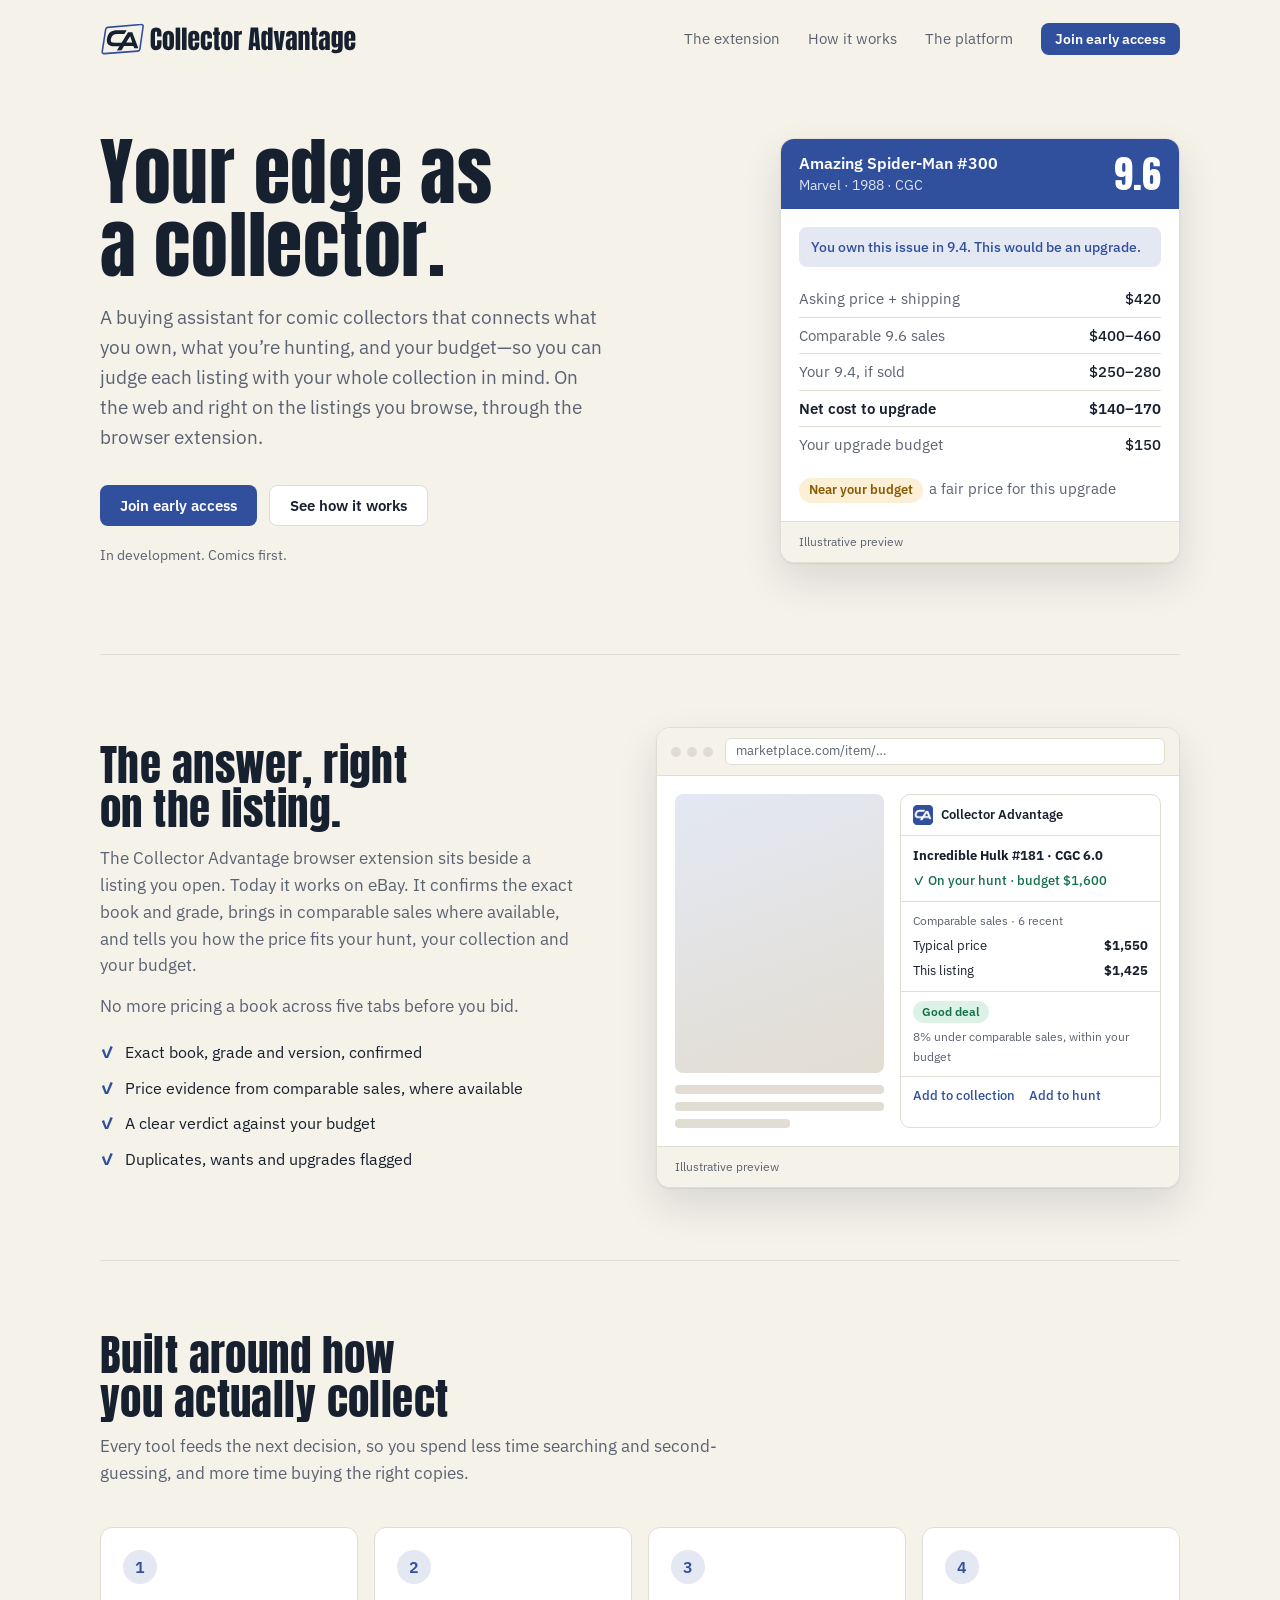
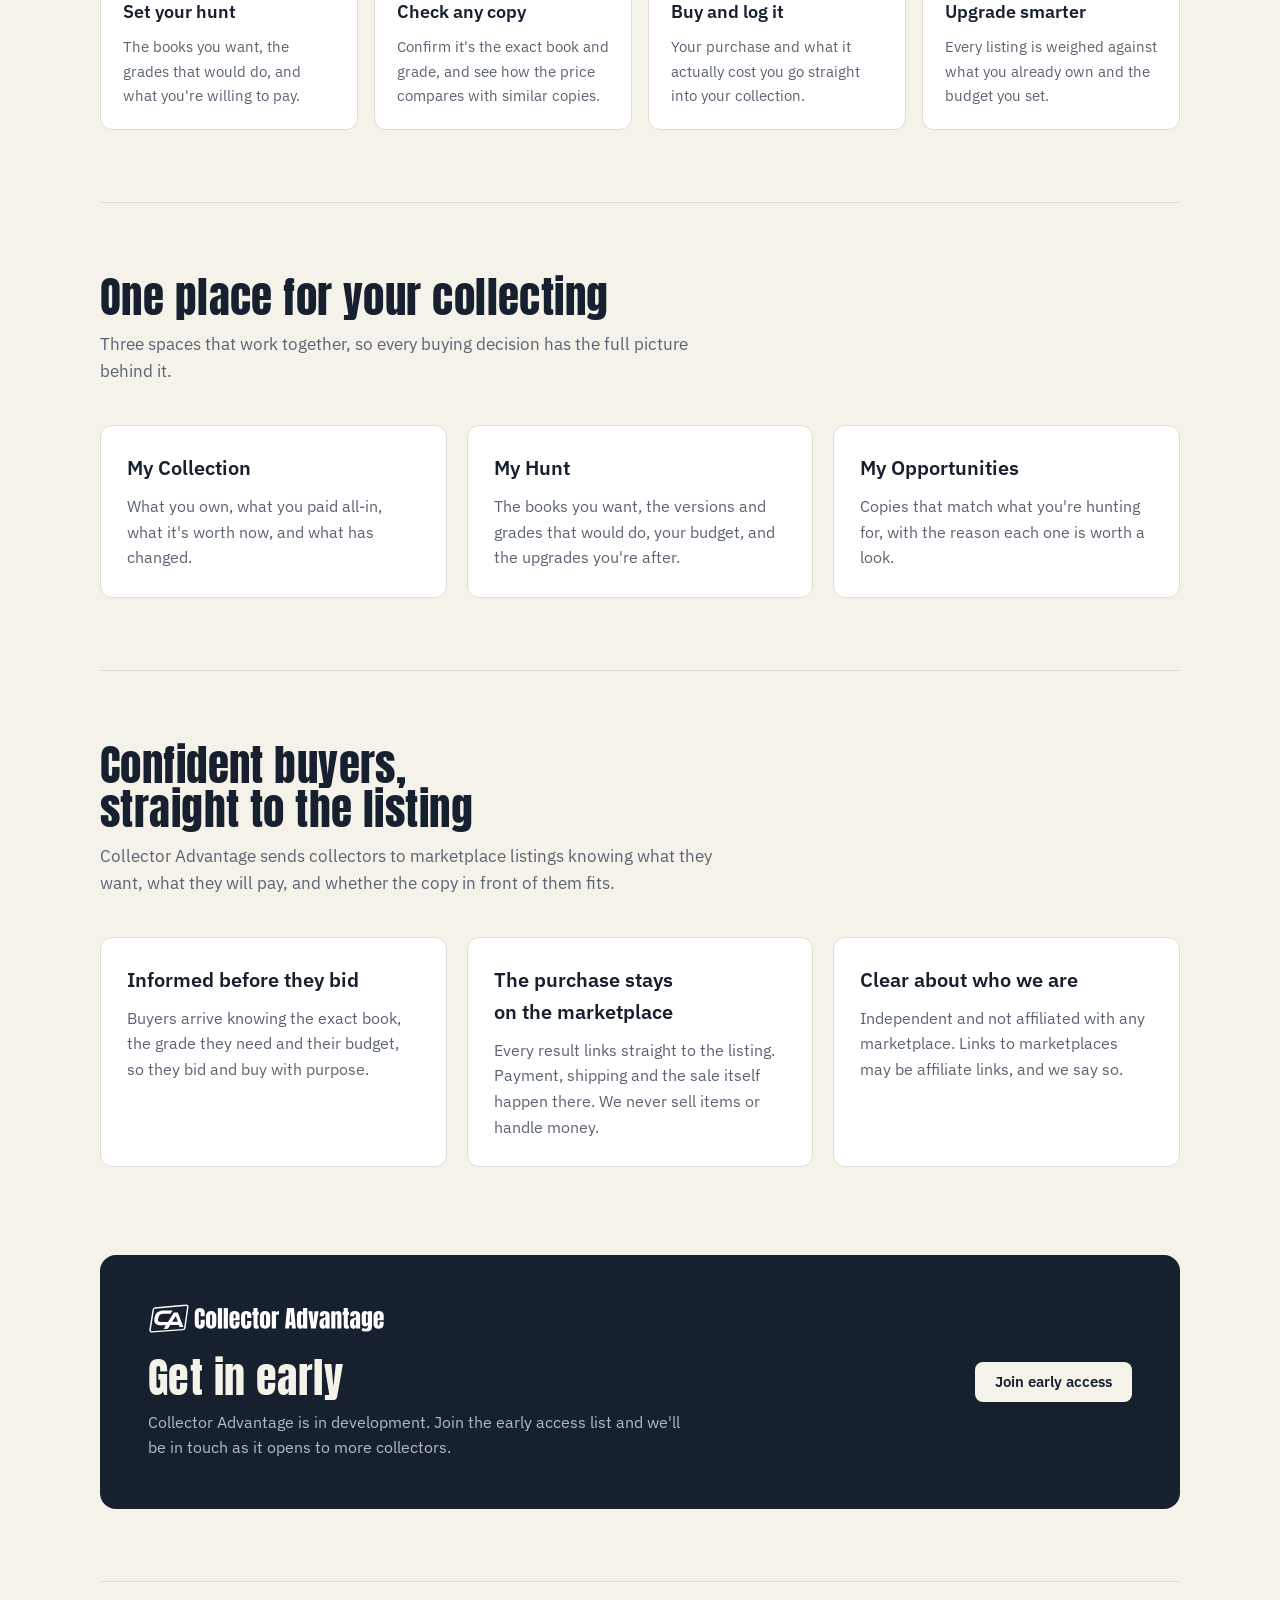
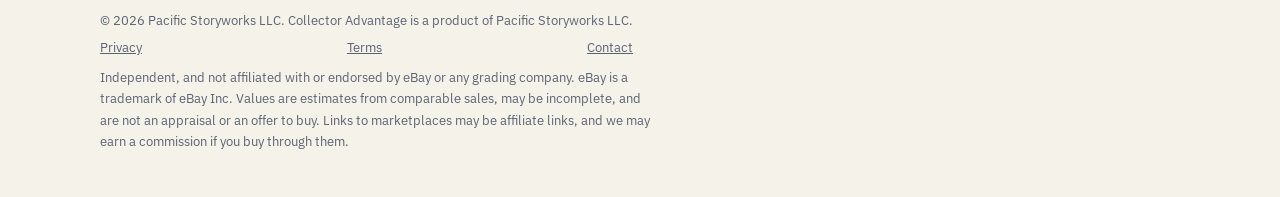
<file: index.html>
<!doctype html>
<html lang="en">
<head>
  <meta charset="utf-8">
  <meta name="viewport" content="width=device-width, initial-scale=1, viewport-fit=cover">
  <title>Collector Advantage · Your edge as a collector</title>
  <meta name="description" content="A buying assistant for serious comic collectors. It knows what you own, what you're hunting, and whether a listing makes sense for you. In development.">
  <link rel="canonical" href="https://collectoradvantage.com/">
  <meta property="og:type" content="website">
  <meta property="og:site_name" content="Collector Advantage">
  <meta property="og:title" content="Collector Advantage · Your edge as a collector">
  <meta property="og:description" content="A buying assistant for comic collectors that connects what you own, what you're hunting, and your budget. In development.">
  <meta property="og:url" content="https://collectoradvantage.com/">
  <meta property="og:image" content="https://collectoradvantage.com/brand/icons/icon-180.png">
  <meta name="twitter:card" content="summary">
  <link rel="icon" href="brand/icons/favicon.ico" sizes="any">
  <link rel="apple-touch-icon" href="brand/icons/icon-180.png">
  <link rel="stylesheet" href="brand/brand-tokens.css">
  <link rel="preconnect" href="https://fonts.googleapis.com">
  <link rel="preconnect" href="https://fonts.gstatic.com" crossorigin>
  <link rel="stylesheet" href="https://fonts.googleapis.com/css2?family=IBM+Plex+Sans:wght@400;500;600&display=swap">
  <style>
    /* Layout: nav with call to action; hero with the platform promise beside an upgrade preview; the collecting loop; the platform's three areas plus the listing check; early-access band */
    :root {
      /* Brand palette from brand/brand-tokens.css */
      --bg: var(--ca-ivory);
      --surface: var(--ca-white);
      --ink: var(--ca-charcoal);
      --muted: #5b6372;
      --line: #e2ddd2;
      --accent: var(--ca-cobalt);
      --accent-hover: #27427f;
      --accent-ink: var(--ca-white);
      --accent-soft: #e4e8f3;
      --warn: #8a5a00;
      --warn-soft: #fbefd5;
      --band: var(--ca-charcoal);
      --band-ink: #f5f2ea;
      --band-muted: #b3bac6;
      /* Anton is used sparingly: h1, h2 and the slab grade only */
      --font-display: var(--ca-font-display);
      --font-body: "IBM Plex Sans", system-ui, -apple-system, sans-serif;
      color-scheme: light;
    }
    @media (prefers-color-scheme: dark) {
      :root {
        --bg: #10141b; --surface: #171d27; --ink: #e7ebf2; --muted: #9aa4b6; --line: #2a3342;
        --accent: #8fa9e8; --accent-hover: #a9bdee; --accent-ink: #0d1626; --accent-soft: #1c2a44;
        --warn: #f0c060; --warn-soft: #3a2d10;
        --band: #1c2a44; --band-ink: #f2f5fa; --band-muted: #b7c3d8;
        color-scheme: dark;
      }
    }
    * { box-sizing: border-box; }
    html { -webkit-text-size-adjust: 100%; scroll-behavior: smooth; }
    @media (prefers-reduced-motion: reduce) { html { scroll-behavior: auto; } }
    body {
      margin: 0; background: var(--bg); color: var(--ink);
      font: 16px/1.6 var(--font-body);
      padding-left: max(16px, env(safe-area-inset-left, 0px));
      padding-right: max(16px, env(safe-area-inset-right, 0px));
    }
    .wrap { max-width: 1080px; margin: 0 auto; }
    h1, h2, h3 { margin: 0; text-wrap: balance; }
    /* Anton has a single weight; it's used only for the big headings */
    h1, h2 { font-family: var(--font-display); font-weight: 400; letter-spacing: .01em; }
    h3 { font-family: var(--font-body); font-weight: 600; letter-spacing: 0; }
    p { margin: 0; }
    a { color: var(--accent); }
    a:focus-visible, .btn:focus-visible { outline: 2px solid var(--accent); outline-offset: 3px; }
    .num { font-variant-numeric: tabular-nums; }

    /* Buttons */
    .btn { display: inline-flex; align-items: center; gap: 8px; padding: 12px 20px; border-radius: 8px; font: 600 .95rem/1 var(--font-body); text-decoration: none; transition: background-color .15s, border-color .15s, transform .15s; }
    .btn-primary { background: var(--accent); color: var(--accent-ink); }
    .btn-primary:hover { background: var(--accent-hover); }
    .btn-secondary { border: 1px solid var(--line); background: var(--surface); color: var(--ink); }
    .btn-secondary:hover { border-color: var(--muted); }
    .btn-small { padding: 9px 14px; font-size: .88rem; }
    @media (prefers-reduced-motion: no-preference) { .btn:active { transform: translateY(1px); } }

    /* Nav */
    nav { display: flex; justify-content: space-between; align-items: center; padding-block: 22px; gap: 24px; }
    /* Supplied logo artwork, referenced directly; height follows the SVG's own proportions */
    .brand { display: block; line-height: 0; flex-shrink: 0; }
    .brand img { display: block; height: auto; }
    .brand .logo-full { width: 260px; }
    .brand .logo-mark { width: 52px; display: none; }
    @media (max-width: 560px) {
      .brand .logo-full { display: none; }
      .brand .logo-mark { display: block; }
    }
    .nav-links { display: flex; align-items: center; gap: 28px; font-size: .93rem; }
    .nav-links a:not(.btn) { color: var(--muted); text-decoration: none; }
    .nav-links a:not(.btn):hover { color: var(--ink); }

    /* Hero */
    .hero { display: grid; grid-template-columns: minmax(0, 1.15fr) minmax(0, 1fr); gap: 56px; align-items: center; padding-block: 56px 88px; }
    .hero h1 { font-size: clamp(2.8rem, 7vw, 4.6rem); line-height: 1; }
    .hero .lede { font-size: 1.18rem; color: var(--muted); max-width: 46ch; margin-top: 20px; }
    .actions { display: flex; flex-wrap: wrap; gap: 12px; margin-top: 32px; }
    .note { margin-top: 18px; font-size: .88rem; color: var(--muted); }

    /* Upgrade preview, slab-label style */
    .slab { background: var(--surface); border: 1px solid var(--line); border-radius: 14px; overflow: hidden; box-shadow: 0 1px 2px rgba(15, 25, 45, .06), 0 18px 40px rgba(15, 25, 45, .12); max-width: 400px; justify-self: end; width: 100%; }
    .slab-label { background: var(--accent); color: var(--accent-ink); padding: 14px 18px; display: flex; justify-content: space-between; align-items: center; gap: 12px; }
    .slab-label .t { font: 600 1rem/1.3 var(--font-body); }
    .slab-label .t span { font-weight: 400; opacity: .85; font-size: .9rem; }
    .slab-label .g { font: 400 2.4rem/1 var(--font-display); }
    .slab-body { padding: 18px; display: grid; gap: 14px; font-size: .92rem; }
    .owned { background: var(--accent-soft); color: var(--accent); border-radius: 8px; padding: 9px 12px; font-weight: 500; font-size: .88rem; }
    .kv { display: grid; grid-template-columns: minmax(0, 1fr) auto; margin: 0; }
    .kv dt, .kv dd { padding: 6px 0; border-top: 1px solid var(--line); }
    .kv dt { color: var(--muted); }
    .kv dd { margin: 0; text-align: right; font-weight: 500; font-variant-numeric: tabular-nums; }
    .kv dt:first-of-type, .kv dd:first-of-type { border-top: 0; }
    .kv .total { color: var(--ink); font-weight: 600; }
    .verdict { display: inline-block; font: 600 .8rem/1 var(--font-body); padding: 6px 10px; border-radius: 999px; background: var(--warn-soft); color: var(--warn); margin-right: 6px; }
    .muted { color: var(--muted); }
    .caption { font-size: .78rem; color: var(--muted); padding: 10px 18px; border-top: 1px solid var(--line); background: var(--bg); }

    /* Sections */
    section { padding-block: 72px; border-top: 1px solid var(--line); }
    .section-head { display: grid; gap: 12px; max-width: 640px; margin-bottom: 40px; }
    .section-head h2 { font-size: clamp(2rem, 4.4vw, 2.7rem); line-height: 1.02; }
    .section-head p { color: var(--muted); font-size: 1.05rem; }

    .steps { list-style: none; margin: 0; padding: 0; display: grid; grid-template-columns: repeat(4, minmax(0, 1fr)); gap: 16px; counter-reset: s; }
    .steps li { counter-increment: s; background: var(--surface); border: 1px solid var(--line); border-radius: 12px; padding: 22px; display: grid; gap: 8px; align-content: start; }
    .steps li::before { content: counter(s); display: grid; place-items: center; width: 34px; height: 34px; border-radius: 50%; background: var(--accent-soft); color: var(--accent); font: 600 1rem/1 var(--font-body); margin-bottom: 6px; }
    .steps h3 { font-size: 1.12rem; }
    .steps p { color: var(--muted); font-size: .95rem; }

    .areas { display: grid; grid-template-columns: repeat(3, minmax(0, 1fr)); gap: 20px; }
    .area { background: var(--surface); border: 1px solid var(--line); border-radius: 12px; padding: 26px; display: grid; gap: 10px; align-content: start; }
    .area h3 { font-size: 1.25rem; }
    .area p { color: var(--muted); }
    .anywhere { margin-top: 20px; background: var(--surface); border: 1px solid var(--line); border-radius: 12px; padding: 26px; display: grid; grid-template-columns: minmax(0, 1fr) minmax(0, 1.4fr); gap: 32px; align-items: center; }
    .anywhere h3 { font-size: 1.55rem; }
    .anywhere p { color: var(--muted); }

    /* Extension feature: copy beside a browser-window preview */
    .split { display: grid; grid-template-columns: minmax(0, 1fr) minmax(0, 1.05fr); gap: 56px; align-items: center; }
    .split-text { display: grid; gap: 14px; }
    .split-text h2 { font-size: clamp(2rem, 4.4vw, 2.7rem); line-height: 1.02; }
    .split-text p { color: var(--muted); font-size: 1.05rem; max-width: 48ch; }
    .checks { list-style: none; margin: 6px 0 0; padding: 0; display: grid; gap: 10px; }
    .checks li { display: flex; gap: 10px; align-items: baseline; }
    .checks li::before { content: "✓"; color: var(--accent); font-weight: 700; }
    .ext { background: var(--surface); border: 1px solid var(--line); border-radius: 14px; overflow: hidden; box-shadow: 0 1px 2px rgba(15, 25, 45, .06), 0 18px 40px rgba(15, 25, 45, .12); }
    .ext-bar { display: flex; align-items: center; gap: 12px; padding: 10px 14px; border-bottom: 1px solid var(--line); background: var(--bg); }
    .ext-dots { display: flex; gap: 6px; }
    .ext-dots i { width: 10px; height: 10px; border-radius: 50%; background: var(--line); }
    .ext-url { flex: 1; font: .8rem/1 var(--font-body); color: var(--muted); background: var(--surface); border: 1px solid var(--line); border-radius: 6px; padding: 6px 10px; }
    .ext-body { display: grid; grid-template-columns: minmax(0, 1fr) minmax(0, 1.25fr); gap: 16px; padding: 18px; }
    .ext-listing { display: grid; gap: 12px; align-content: start; }
    .ext-photo { aspect-ratio: 3 / 4; border-radius: 8px; background: linear-gradient(160deg, var(--accent-soft), var(--line)); }
    .ext-lines { display: grid; gap: 8px; }
    .ext-lines i { height: 9px; border-radius: 4px; background: var(--line); }
    .ext-lines i.short { width: 55%; }
    .ext-panel { border: 1px solid var(--line); border-radius: 10px; font-size: .84rem; display: grid; align-content: start; }
    .ext-head { padding: 9px 12px; border-bottom: 1px solid var(--line); font-weight: 600; display: flex; align-items: center; gap: 8px; }
    .ext-head img { width: 20px; height: 20px; }
    .ext-sec { padding: 9px 12px; border-bottom: 1px solid var(--line); display: grid; gap: 4px; }
    .ext-ok { color: #12704a; font-weight: 500; }
    .ext-m { color: var(--muted); font-size: .78rem; }
    .ext-row { display: flex; justify-content: space-between; }
    .ext-pill { justify-self: start; font: 600 .76rem/1 var(--font-body); padding: 5px 9px; border-radius: 999px; background: #dcf2e7; color: #12704a; }
    .ext-actions { display: flex; gap: 14px; padding: 9px 12px; color: var(--accent); font-weight: 500; font-size: .8rem; }

    /* Early access band */
    .band { background: var(--band); color: var(--band-ink); border-radius: 16px; padding: 48px; display: grid; grid-template-columns: minmax(0, 1fr) auto; gap: 32px; align-items: center; }
    .band h2 { font-size: clamp(2rem, 4.4vw, 2.6rem); line-height: 1.02; }
    .band-logo { display: block; width: 240px; max-width: 100%; height: auto; margin-bottom: 22px; }
    .band p { color: var(--band-muted); margin-top: 10px; max-width: 54ch; }
    .band .btn-primary { background: var(--band-ink); color: var(--band); }
    .band .btn-primary:hover { background: #ffffff; }
    .early { border-top: 0; padding-top: 16px; }

    footer { padding-block: 28px 44px; border-top: 1px solid var(--line); color: var(--muted); font-size: .84rem; display: flex; flex-wrap: wrap; justify-content: space-between; gap: 8px 32px; }
    footer .legal { max-width: 70ch; }
    footer .fleft { display: grid; gap: 6px; align-content: start; }
    footer .fnav { display: flex; gap: 16px; padding: 0; }
    footer .fnav a { color: var(--muted); }

    @media (max-width: 960px) {
      .steps { grid-template-columns: repeat(2, minmax(0, 1fr)); }
    }
    @media (max-width: 860px) {
      .nav-links a:not(.btn) { display: none; }
      .hero { grid-template-columns: minmax(0, 1fr); gap: 40px; padding-block: 24px 56px; }
      .slab { justify-self: stretch; max-width: none; }
      .areas, .anywhere, .split { grid-template-columns: minmax(0, 1fr); }
      .split { gap: 32px; }
      .anywhere { gap: 8px; }
      .band { grid-template-columns: minmax(0, 1fr); padding: 32px 24px; }
      section { padding-block: 52px; }
    }
    @media (max-width: 560px) {
      .steps { grid-template-columns: minmax(0, 1fr); }
    }
  </style>
</head>
<body>
  <div class="wrap">
    <nav aria-label="Main">
      <a class="brand" href="/" aria-label="Collector Advantage home">
        <picture>
          <source media="(prefers-color-scheme: dark)" srcset="brand/logos/ca-logo-horizontal-white.svg">
          <img class="logo-full" src="brand/logos/ca-logo-horizontal-primary.svg" alt="Collector Advantage" width="260" height="35">
        </picture>
        <picture>
          <source media="(prefers-color-scheme: dark)" srcset="brand/logos/ca-mark-white.svg">
          <img class="logo-mark" src="brand/logos/ca-mark-primary.svg" alt="Collector Advantage" width="52" height="39">
        </picture>
      </a>
      <div class="nav-links">
        <a href="#extension">The extension</a>
        <a href="#how">How it works</a>
        <a href="#platform">The platform</a>
        <a class="btn btn-primary btn-small" href="mailto:hello@collectoradvantage.com?subject=Early%20access">Join early access</a>
      </div>
    </nav>

    <header class="hero">
      <div>
        <h1>Your edge as a collector.</h1>
        <p class="lede">A buying assistant for comic collectors that connects what you own, what you’re hunting, and your budget—so you can judge each listing with your whole collection in mind. On the web and right on the listings you browse, through the browser extension.</p>
        <div class="actions">
          <a class="btn btn-primary" href="mailto:hello@collectoradvantage.com?subject=Early%20access">Join early access</a>
          <a class="btn btn-secondary" href="#how">See how it works</a>
        </div>
        <p class="note">In development. Comics first.</p>
      </div>

      <aside class="slab" aria-label="Preview of an upgrade check">
        <div class="slab-label">
          <div class="t">Amazing Spider-Man #300<br><span>Marvel · 1988 · CGC</span></div>
          <div class="g">9.6</div>
        </div>
        <div class="slab-body">
          <div class="owned">You own this issue in 9.4. This would be an upgrade.</div>
          <dl class="kv">
            <dt>Asking price + shipping</dt><dd>$420</dd>
            <dt>Comparable 9.6 sales</dt><dd>$400–460</dd>
            <dt>Your 9.4, if sold</dt><dd>$250–280</dd>
            <dt class="total">Net cost to upgrade</dt><dd class="total">$140–170</dd>
            <dt>Your upgrade budget</dt><dd>$150</dd>
          </dl>
          <div><span class="verdict">Near your budget</span><span class="muted">a fair price for this upgrade</span></div>
        </div>
        <div class="caption">Illustrative preview</div>
      </aside>
    </header>

    <section id="extension" aria-labelledby="extension-title">
      <div class="split">
        <div class="split-text">
          <h2 id="extension-title">The answer, right on the listing.</h2>
          <p>The Collector Advantage browser extension sits beside a listing you open. Today it works on eBay. It confirms the exact book and grade, brings in comparable sales where available, and tells you how the price fits your hunt, your collection and your budget.</p>
          <p>No more pricing a book across five tabs before you bid.</p>
          <ul class="checks">
            <li>Exact book, grade and version, confirmed</li>
            <li>Price evidence from comparable sales, where available</li>
            <li>A clear verdict against your budget</li>
            <li>Duplicates, wants and upgrades flagged</li>
          </ul>
        </div>
        <aside class="ext" aria-label="Preview of the browser extension on a listing">
          <div class="ext-bar"><span class="ext-dots" aria-hidden="true"><i></i><i></i><i></i></span><span class="ext-url">marketplace.com/item/…</span></div>
          <div class="ext-body">
            <div class="ext-listing" aria-hidden="true">
              <div class="ext-photo"></div>
              <div class="ext-lines"><i></i><i></i><i class="short"></i></div>
            </div>
            <div class="ext-panel">
              <div class="ext-head"><img src="brand/icons/icon-24.png" alt="" width="20" height="20">Collector Advantage</div>
              <div class="ext-sec"><b>Incredible Hulk #181 · CGC 6.0</b><div class="ext-ok">✓ On your hunt · budget $1,600</div></div>
              <div class="ext-sec"><div class="ext-m">Comparable sales · 6 recent</div><div class="ext-row"><span>Typical price</span><b class="num">$1,550</b></div><div class="ext-row"><span>This listing</span><b class="num">$1,425</b></div></div>
              <div class="ext-sec"><span class="ext-pill">Good deal</span><div class="ext-m">8% under comparable sales, within your budget</div></div>
              <div class="ext-actions"><span>Add to collection</span><span>Add to hunt</span></div>
            </div>
          </div>
          <div class="caption">Illustrative preview</div>
        </aside>
      </div>
    </section>

    <section id="how" aria-labelledby="how-title">
      <div class="section-head">
        <h2 id="how-title">Built around how you actually collect</h2>
        <p>Every tool feeds the next decision, so you spend less time searching and second-guessing, and more time buying the right copies.</p>
      </div>
      <ol class="steps">
        <li><h3>Set your hunt</h3><p>The books you want, the grades that would do, and what you're willing to pay.</p></li>
        <li><h3>Check any copy</h3><p>Confirm it's the exact book and grade, and see how the price compares with similar copies.</p></li>
        <li><h3>Buy and log it</h3><p>Your purchase and what it actually cost you go straight into your collection.</p></li>
        <li><h3>Upgrade smarter</h3><p>Every listing is weighed against what you already own and the budget you set.</p></li>
      </ol>
    </section>

    <section id="platform" aria-labelledby="platform-title">
      <div class="section-head">
        <h2 id="platform-title">One place for your collecting</h2>
        <p>Three spaces that work together, so every buying decision has the full picture behind it.</p>
      </div>
      <div class="areas">
        <div class="area"><h3>My Collection</h3><p>What you own, what you paid all-in, what it's worth now, and what has changed.</p></div>
        <div class="area"><h3>My Hunt</h3><p>The books you want, the versions and grades that would do, your budget, and the upgrades you're after.</p></div>
        <div class="area"><h3>My Opportunities</h3><p>Copies that match what you're hunting for, with the reason each one is worth a look.</p></div>
      </div>
    </section>

    <section id="buyers" aria-labelledby="buyers-title">
      <div class="section-head">
        <h2 id="buyers-title">Confident buyers, straight to the listing</h2>
        <p>Collector Advantage sends collectors to marketplace listings knowing what they want, what they will pay, and whether the copy in front of them fits.</p>
      </div>
      <div class="areas">
        <div class="area"><h3>Informed before they bid</h3><p>Buyers arrive knowing the exact book, the grade they need and their budget, so they bid and buy with purpose.</p></div>
        <div class="area"><h3>The purchase stays on the marketplace</h3><p>Every result links straight to the listing. Payment, shipping and the sale itself happen there. We never sell items or handle money.</p></div>
        <div class="area"><h3>Clear about who we are</h3><p>Independent and not affiliated with any marketplace. Links to marketplaces may be affiliate links, and we say so.</p></div>
      </div>
    </section>

    <section class="early" aria-labelledby="early-title">
      <div class="band">
        <div>
          <img class="band-logo" src="brand/logos/ca-logo-horizontal-white.svg" alt="Collector Advantage" width="240" height="32">
          <h2 id="early-title">Get in early</h2>
          <p>Collector Advantage is in development. Join the early access list and we'll be in touch as it opens to more collectors.</p>
        </div>
        <a class="btn btn-primary" href="mailto:hello@collectoradvantage.com?subject=Early%20access">Join early access</a>
      </div>
    </section>

    <footer>
      <div class="fleft">
        <span>© 2026 Pacific Storyworks LLC. Collector Advantage is a product of Pacific Storyworks LLC.</span>
        <nav class="fnav" aria-label="Legal">
          <a href="privacy.html">Privacy</a>
          <a href="terms.html">Terms</a>
          <a href="mailto:hello@collectoradvantage.com">Contact</a>
        </nav>
      </div>
      <span class="legal">Independent, and not affiliated with or endorsed by eBay or any grading company. eBay is a trademark of eBay Inc. Values are estimates from comparable sales, may be incomplete, and are not an appraisal or an offer to buy. Links to marketplaces may be affiliate links, and we may earn a commission if you buy through them.</span>
    </footer>
  </div>
</body>
</html>
</file>
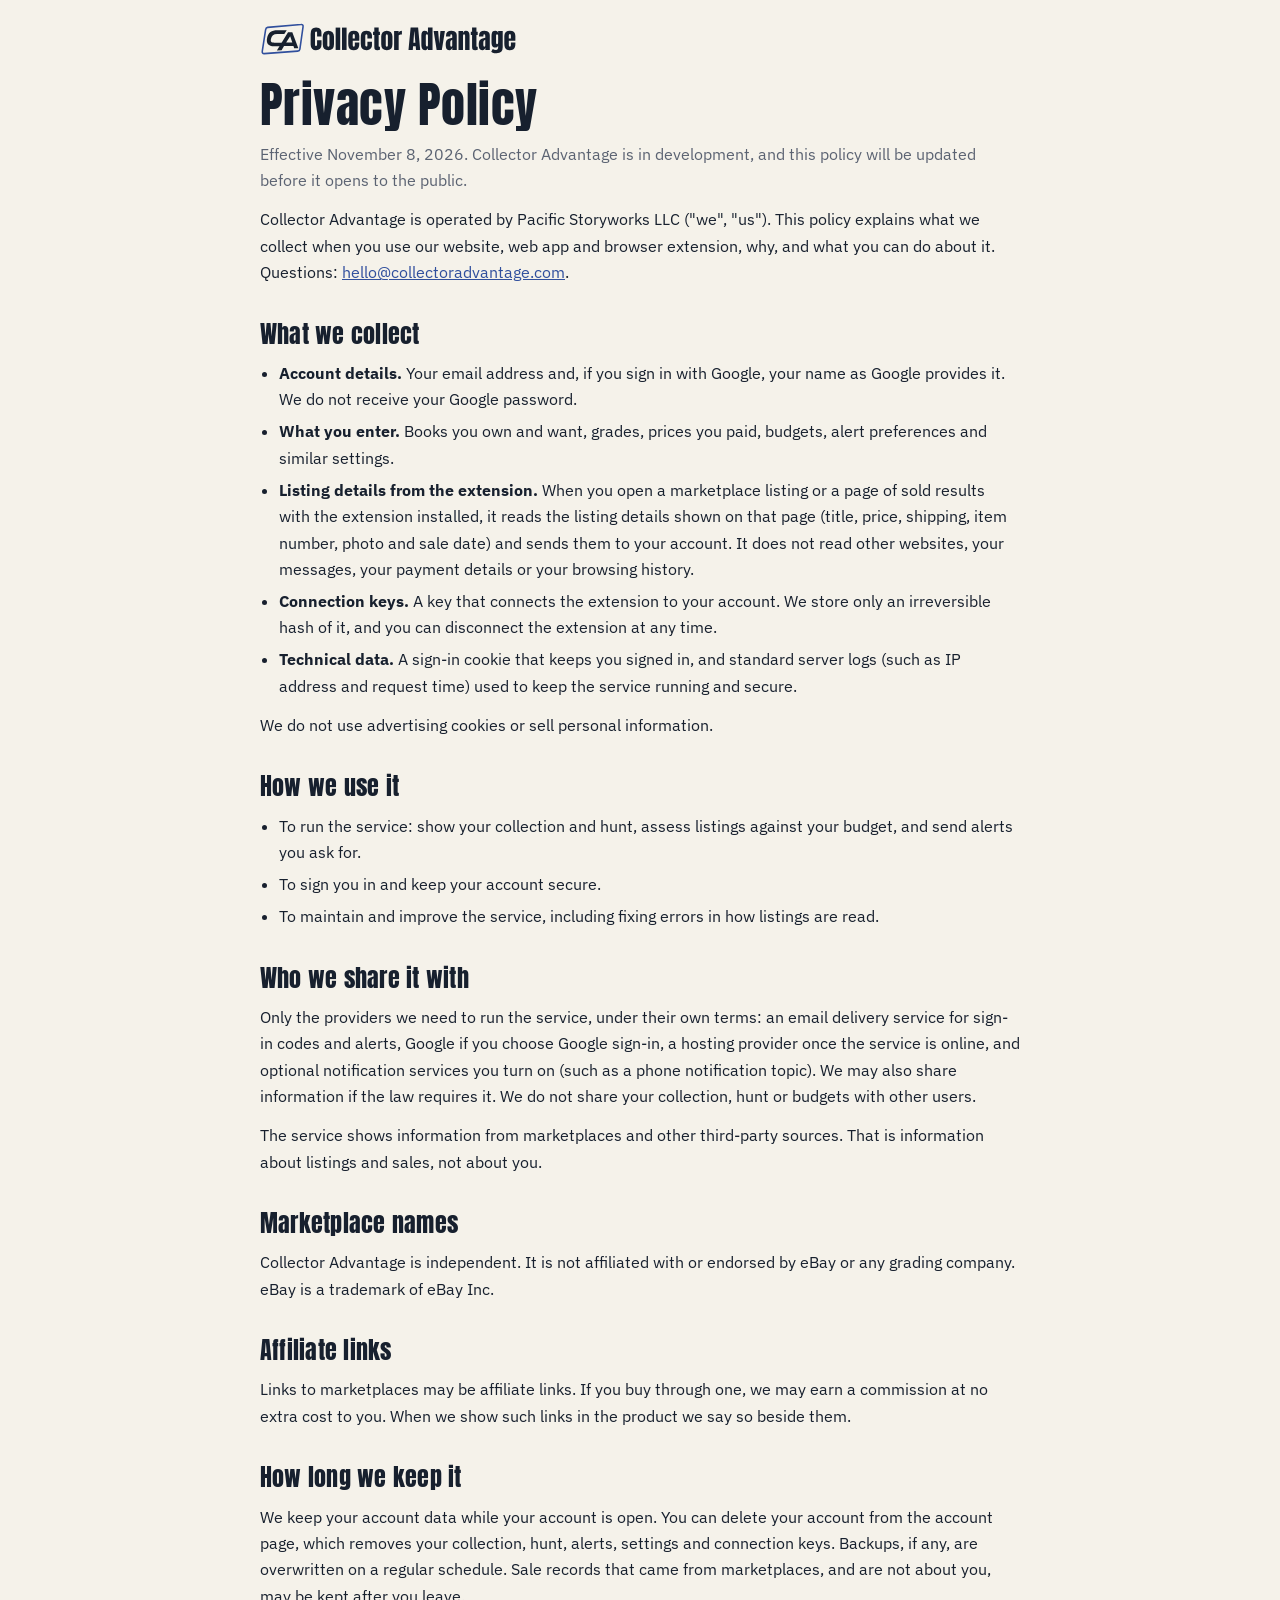
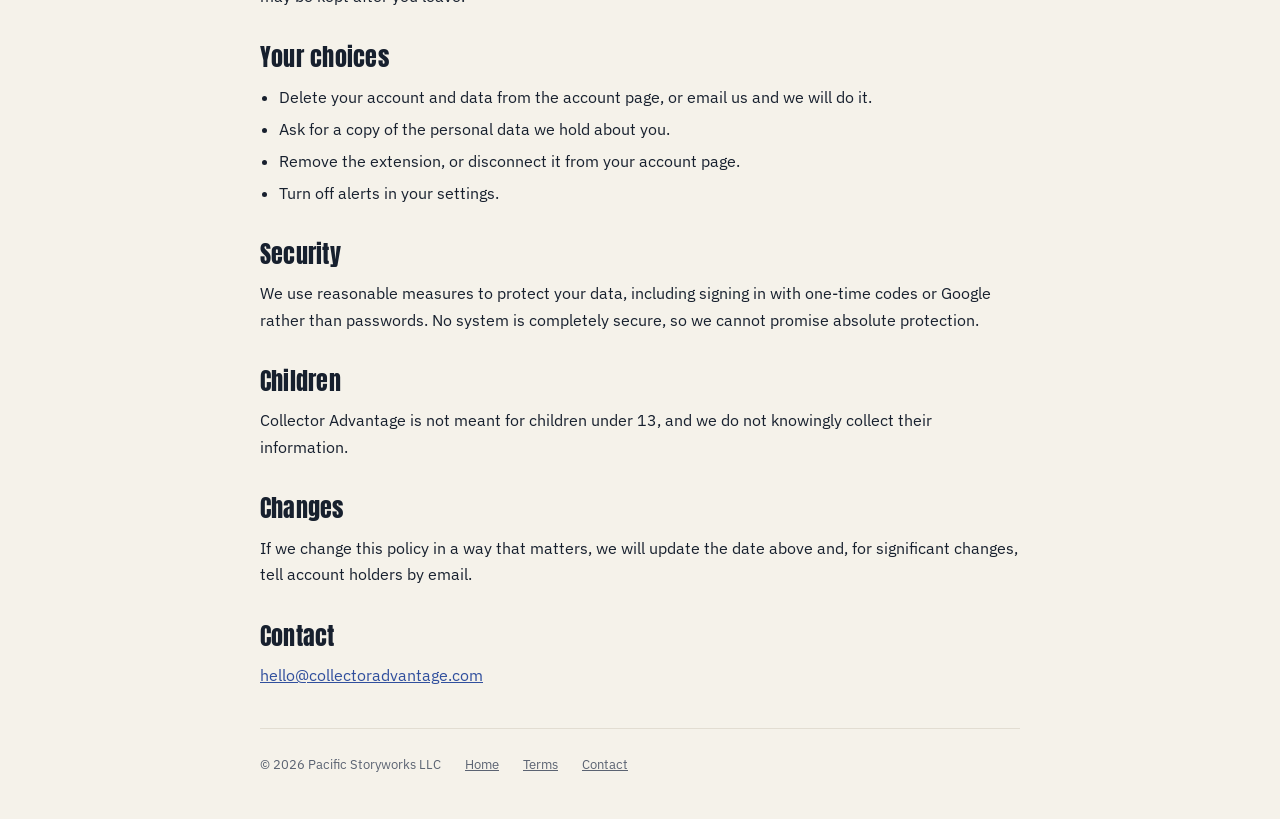
<file: privacy.html>
<!doctype html>
<html lang="en">
<head>
  <meta charset="utf-8">
  <meta name="viewport" content="width=device-width, initial-scale=1, viewport-fit=cover">
  <title>Privacy Policy · Collector Advantage</title>
  <meta name="description" content="How Collector Advantage handles your account, collection and browsing data.">
  <link rel="canonical" href="https://collectoradvantage.com/privacy.html">
  <link rel="icon" href="brand/icons/favicon.ico" sizes="any">
  <link rel="apple-touch-icon" href="brand/icons/icon-180.png">
  <link rel="stylesheet" href="brand/brand-tokens.css">
  <link rel="preconnect" href="https://fonts.googleapis.com">
  <link rel="preconnect" href="https://fonts.gstatic.com" crossorigin>
  <link rel="stylesheet" href="https://fonts.googleapis.com/css2?family=IBM+Plex+Sans:wght@400;500;600&display=swap">
  <link rel="stylesheet" href="legal.css">
</head>
<body>
  <div class="wrap">
    <header class="top">
      <a href="/" aria-label="Collector Advantage home">
        <picture>
          <source media="(prefers-color-scheme: dark)" srcset="brand/logos/ca-logo-horizontal-white.svg">
          <img src="brand/logos/ca-logo-horizontal-primary.svg" alt="Collector Advantage" width="260" height="35">
        </picture>
      </a>
    </header>
    <main>
      <h1>Privacy Policy</h1>
      <p class="meta">Effective November 8, 2026. Collector Advantage is in development, and this policy will be updated before it opens to the public.</p>

      <p>Collector Advantage is operated by Pacific Storyworks LLC ("we", "us"). This policy explains what we collect when you use our website, web app and browser extension, why, and what you can do about it. Questions: <a href="mailto:hello@collectoradvantage.com">hello@collectoradvantage.com</a>.</p>

      <h2>What we collect</h2>
      <ul>
        <li><b>Account details.</b> Your email address and, if you sign in with Google, your name as Google provides it. We do not receive your Google password.</li>
        <li><b>What you enter.</b> Books you own and want, grades, prices you paid, budgets, alert preferences and similar settings.</li>
        <li><b>Listing details from the extension.</b> When you open a marketplace listing or a page of sold results with the extension installed, it reads the listing details shown on that page (title, price, shipping, item number, photo and sale date) and sends them to your account. It does not read other websites, your messages, your payment details or your browsing history.</li>
        <li><b>Connection keys.</b> A key that connects the extension to your account. We store only an irreversible hash of it, and you can disconnect the extension at any time.</li>
        <li><b>Technical data.</b> A sign-in cookie that keeps you signed in, and standard server logs (such as IP address and request time) used to keep the service running and secure.</li>
      </ul>
      <p>We do not use advertising cookies or sell personal information.</p>

      <h2>How we use it</h2>
      <ul>
        <li>To run the service: show your collection and hunt, assess listings against your budget, and send alerts you ask for.</li>
        <li>To sign you in and keep your account secure.</li>
        <li>To maintain and improve the service, including fixing errors in how listings are read.</li>
      </ul>

      <h2>Who we share it with</h2>
      <p>Only the providers we need to run the service, under their own terms: an email delivery service for sign-in codes and alerts, Google if you choose Google sign-in, a hosting provider once the service is online, and optional notification services you turn on (such as a phone notification topic). We may also share information if the law requires it. We do not share your collection, hunt or budgets with other users.</p>
      <p>The service shows information from marketplaces and other third-party sources. That is information about listings and sales, not about you.</p>

      <h2>Marketplace names</h2>
      <p>Collector Advantage is independent. It is not affiliated with or endorsed by eBay or any grading company. eBay is a trademark of eBay Inc.</p>

      <h2>Affiliate links</h2>
      <p>Links to marketplaces may be affiliate links. If you buy through one, we may earn a commission at no extra cost to you. When we show such links in the product we say so beside them.</p>

      <h2>How long we keep it</h2>
      <p>We keep your account data while your account is open. You can delete your account from the account page, which removes your collection, hunt, alerts, settings and connection keys. Backups, if any, are overwritten on a regular schedule. Sale records that came from marketplaces, and are not about you, may be kept after you leave.</p>

      <h2>Your choices</h2>
      <ul>
        <li>Delete your account and data from the account page, or email us and we will do it.</li>
        <li>Ask for a copy of the personal data we hold about you.</li>
        <li>Remove the extension, or disconnect it from your account page.</li>
        <li>Turn off alerts in your settings.</li>
      </ul>

      <h2>Security</h2>
      <p>We use reasonable measures to protect your data, including signing in with one-time codes or Google rather than passwords. No system is completely secure, so we cannot promise absolute protection.</p>

      <h2>Children</h2>
      <p>Collector Advantage is not meant for children under 13, and we do not knowingly collect their information.</p>

      <h2>Changes</h2>
      <p>If we change this policy in a way that matters, we will update the date above and, for significant changes, tell account holders by email.</p>

      <h2>Contact</h2>
      <p><a href="mailto:hello@collectoradvantage.com">hello@collectoradvantage.com</a></p>
    </main>
    <footer>
      <span>© 2026 Pacific Storyworks LLC</span>
      <a href="/">Home</a>
      <a href="terms.html">Terms</a>
      <a href="mailto:hello@collectoradvantage.com">Contact</a>
    </footer>
  </div>
</body>
</html>
</file>
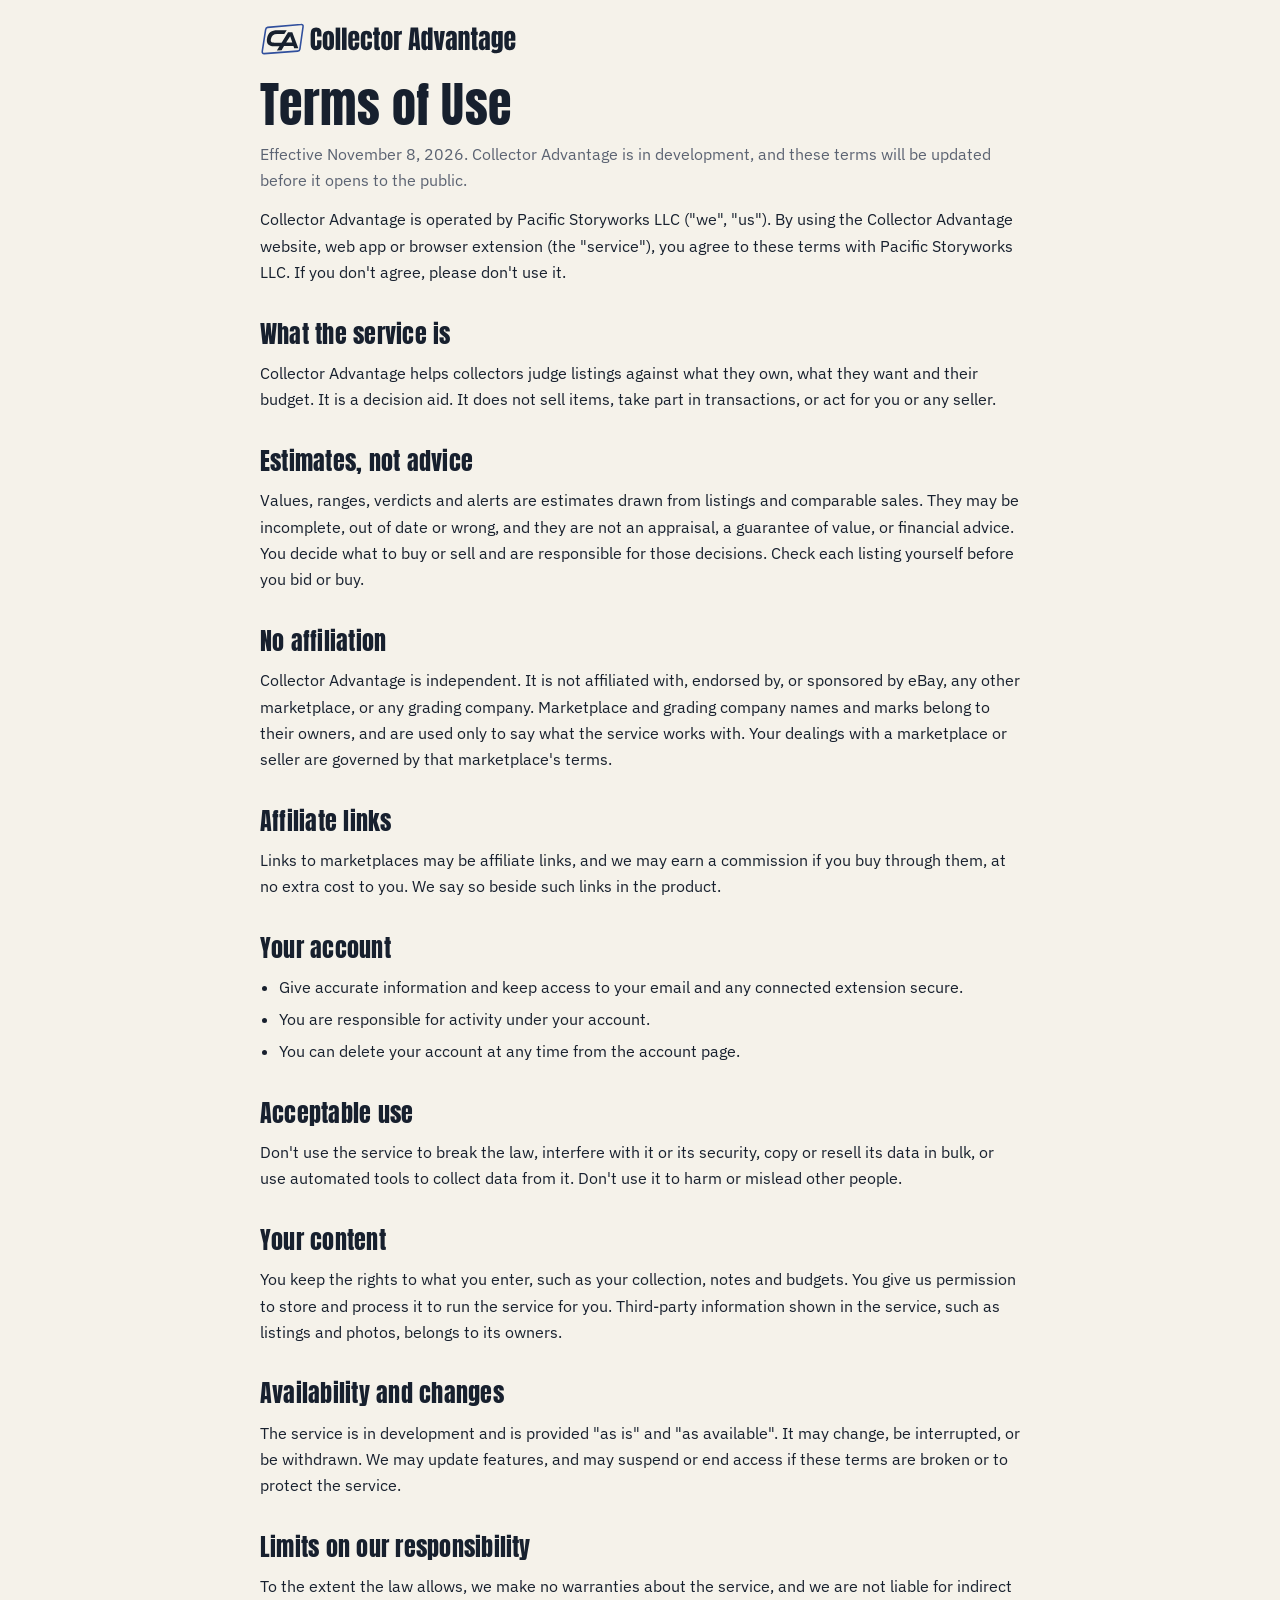
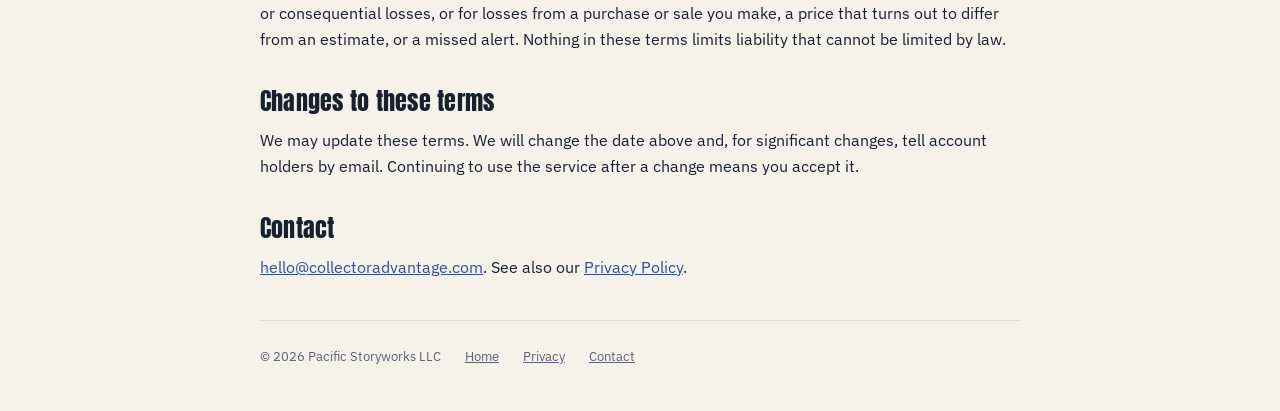
<file: terms.html>
<!doctype html>
<html lang="en">
<head>
  <meta charset="utf-8">
  <meta name="viewport" content="width=device-width, initial-scale=1, viewport-fit=cover">
  <title>Terms of Use · Collector Advantage</title>
  <meta name="description" content="The terms for using Collector Advantage.">
  <link rel="canonical" href="https://collectoradvantage.com/terms.html">
  <link rel="icon" href="brand/icons/favicon.ico" sizes="any">
  <link rel="apple-touch-icon" href="brand/icons/icon-180.png">
  <link rel="stylesheet" href="brand/brand-tokens.css">
  <link rel="preconnect" href="https://fonts.googleapis.com">
  <link rel="preconnect" href="https://fonts.gstatic.com" crossorigin>
  <link rel="stylesheet" href="https://fonts.googleapis.com/css2?family=IBM+Plex+Sans:wght@400;500;600&display=swap">
  <link rel="stylesheet" href="legal.css">
</head>
<body>
  <div class="wrap">
    <header class="top">
      <a href="/" aria-label="Collector Advantage home">
        <picture>
          <source media="(prefers-color-scheme: dark)" srcset="brand/logos/ca-logo-horizontal-white.svg">
          <img src="brand/logos/ca-logo-horizontal-primary.svg" alt="Collector Advantage" width="260" height="35">
        </picture>
      </a>
    </header>
    <main>
      <h1>Terms of Use</h1>
      <p class="meta">Effective November 8, 2026. Collector Advantage is in development, and these terms will be updated before it opens to the public.</p>

      <p>Collector Advantage is operated by Pacific Storyworks LLC ("we", "us"). By using the Collector Advantage website, web app or browser extension (the "service"), you agree to these terms with Pacific Storyworks LLC. If you don't agree, please don't use it.</p>

      <h2>What the service is</h2>
      <p>Collector Advantage helps collectors judge listings against what they own, what they want and their budget. It is a decision aid. It does not sell items, take part in transactions, or act for you or any seller.</p>

      <h2>Estimates, not advice</h2>
      <p>Values, ranges, verdicts and alerts are estimates drawn from listings and comparable sales. They may be incomplete, out of date or wrong, and they are not an appraisal, a guarantee of value, or financial advice. You decide what to buy or sell and are responsible for those decisions. Check each listing yourself before you bid or buy.</p>

      <h2>No affiliation</h2>
      <p>Collector Advantage is independent. It is not affiliated with, endorsed by, or sponsored by eBay, any other marketplace, or any grading company. Marketplace and grading company names and marks belong to their owners, and are used only to say what the service works with. Your dealings with a marketplace or seller are governed by that marketplace's terms.</p>

      <h2>Affiliate links</h2>
      <p>Links to marketplaces may be affiliate links, and we may earn a commission if you buy through them, at no extra cost to you. We say so beside such links in the product.</p>

      <h2>Your account</h2>
      <ul>
        <li>Give accurate information and keep access to your email and any connected extension secure.</li>
        <li>You are responsible for activity under your account.</li>
        <li>You can delete your account at any time from the account page.</li>
      </ul>

      <h2>Acceptable use</h2>
      <p>Don't use the service to break the law, interfere with it or its security, copy or resell its data in bulk, or use automated tools to collect data from it. Don't use it to harm or mislead other people.</p>

      <h2>Your content</h2>
      <p>You keep the rights to what you enter, such as your collection, notes and budgets. You give us permission to store and process it to run the service for you. Third-party information shown in the service, such as listings and photos, belongs to its owners.</p>

      <h2>Availability and changes</h2>
      <p>The service is in development and is provided "as is" and "as available". It may change, be interrupted, or be withdrawn. We may update features, and may suspend or end access if these terms are broken or to protect the service.</p>

      <h2>Limits on our responsibility</h2>
      <p>To the extent the law allows, we make no warranties about the service, and we are not liable for indirect or consequential losses, or for losses from a purchase or sale you make, a price that turns out to differ from an estimate, or a missed alert. Nothing in these terms limits liability that cannot be limited by law.</p>

      <h2>Changes to these terms</h2>
      <p>We may update these terms. We will change the date above and, for significant changes, tell account holders by email. Continuing to use the service after a change means you accept it.</p>

      <h2>Contact</h2>
      <p><a href="mailto:hello@collectoradvantage.com">hello@collectoradvantage.com</a>. See also our <a href="privacy.html">Privacy Policy</a>.</p>
    </main>
    <footer>
      <span>© 2026 Pacific Storyworks LLC</span>
      <a href="/">Home</a>
      <a href="privacy.html">Privacy</a>
      <a href="mailto:hello@collectoradvantage.com">Contact</a>
    </footer>
  </div>
</body>
</html>
</file>
<file: brand/brand-tokens.css>
/* Collector Advantage — original direction, v2 */
:root {
  --ca-cobalt: #304F9D;
  --ca-ivory: #F5F2EA;
  --ca-charcoal: #17202E;
  --ca-white: #FFFFFF;
  --ca-font-display: "Anton", "Arial Narrow", sans-serif;
  --ca-font-body: system-ui, -apple-system, "Segoe UI", sans-serif;
}
@font-face {
  font-family: "Anton";
  src: url("./fonts/Anton-Regular.ttf") format("truetype");
  font-style: normal;
  font-weight: 400;
  font-display: swap;
}
</file>
<file: legal.css>
/* Plain pages for the privacy policy and terms. Same palette and type as the home page. */
:root {
  --bg: var(--ca-ivory);
  --surface: var(--ca-white);
  --ink: var(--ca-charcoal);
  --muted: #5b6372;
  --line: #e2ddd2;
  --accent: var(--ca-cobalt);
  --font-display: var(--ca-font-display);
  --font-body: "IBM Plex Sans", system-ui, -apple-system, sans-serif;
  color-scheme: light;
}
@media (prefers-color-scheme: dark) {
  :root {
    --bg: #10141b; --surface: #171d27; --ink: #e7ebf2; --muted: #9aa4b6; --line: #2a3342; --accent: #8fa9e8;
    color-scheme: dark;
  }
}
* { box-sizing: border-box; }
html { -webkit-text-size-adjust: 100%; }
body {
  margin: 0; background: var(--bg); color: var(--ink); font: 16px/1.65 var(--font-body);
  padding-left: max(16px, env(safe-area-inset-left, 0px));
  padding-right: max(16px, env(safe-area-inset-right, 0px));
}
.wrap { max-width: 760px; margin: 0 auto; }
header.top { padding-block: 22px; }
header.top img { display: block; height: auto; max-width: 100%; }
h1, h2 { font-family: var(--font-display); font-weight: 400; letter-spacing: .01em; line-height: 1.1; margin: 0; text-wrap: balance; }
h1 { font-size: clamp(2.2rem, 6vw, 3rem); }
h2 { font-size: 1.5rem; margin-top: 2.2rem; }
p, ul { margin: .8rem 0 0; }
ul { padding-left: 1.2rem; }
li { margin-top: .35rem; }
a { color: var(--accent); }
a:focus-visible { outline: 2px solid var(--accent); outline-offset: 3px; }
.meta { color: var(--muted); margin-top: .6rem; }
main { padding-bottom: 40px; }
footer { padding-block: 24px 44px; border-top: 1px solid var(--line); color: var(--muted); font-size: .84rem; display: flex; flex-wrap: wrap; gap: 8px 24px; }
footer a { color: var(--muted); }
</file>
